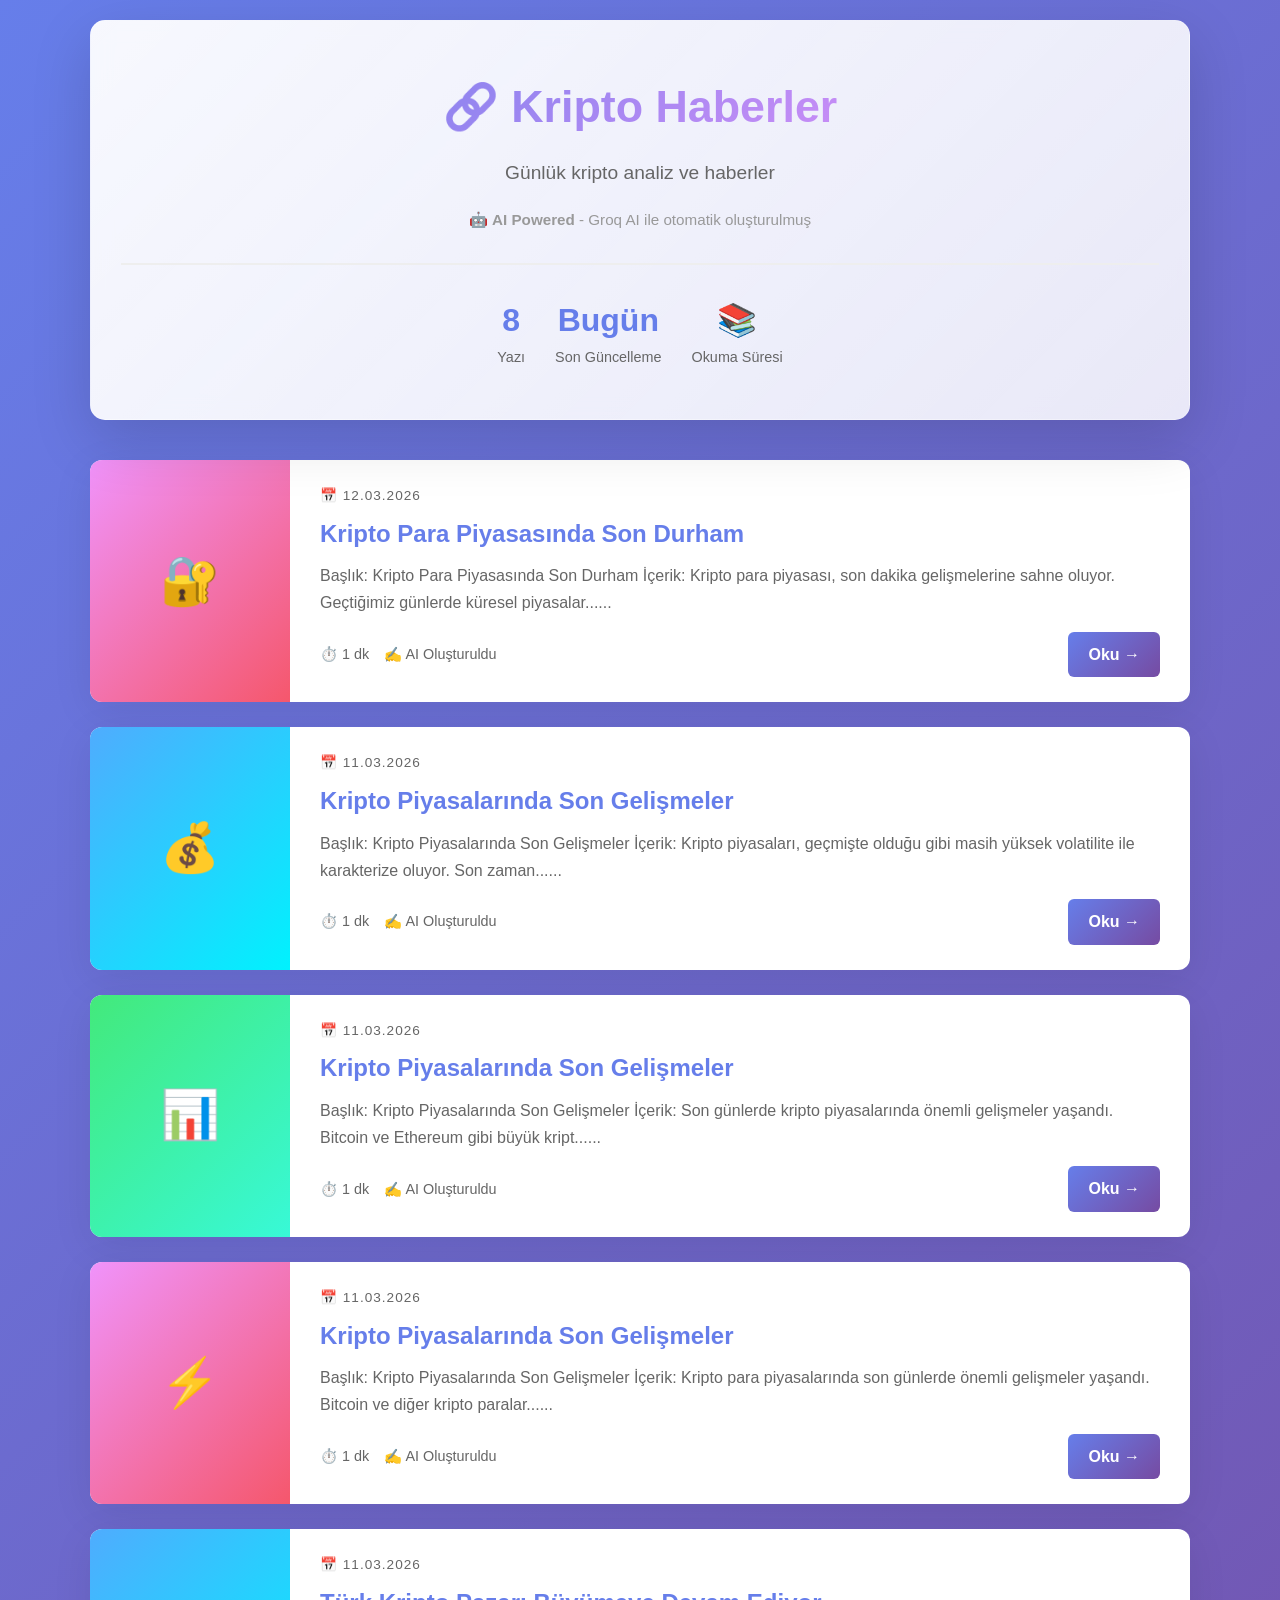
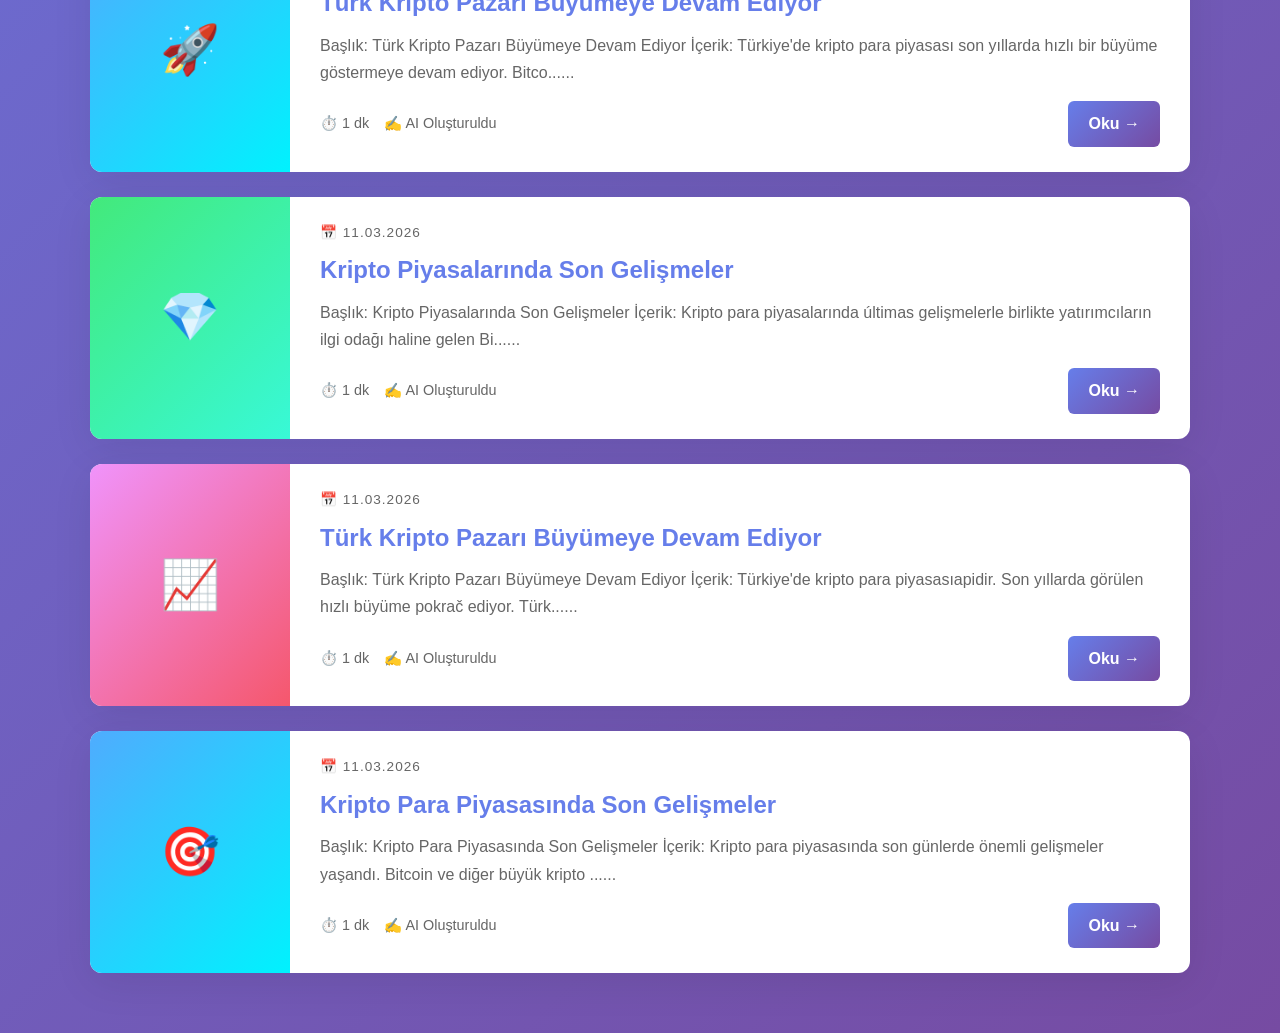
<file: index.html>
<!DOCTYPE html>
<html lang="tr">
<head>
    <meta charset="UTF-8">
    <meta name="viewport" content="width=device-width, initial-scale=1.0">
    <title>Kripto Haberler - uzmanmuzaffer</title>
    <link rel="stylesheet" href="style.css">
    <meta name="description" content="Günlük kripto haberleri ve analizler - AI tarafından oluşturulmuş">
    <meta property="og:title" content="Kripto Haberler">
    <meta property="og:description" content="Günlük kripto haberleri ve analizler">
    <meta property="og:type" content="website">
</head>
<body>
    <div class="container">
        <header>
            <h1>🔗 Kripto Haberler</h1>
            <p class="subtitle">Günlük kripto analiz ve haberler</p>
            <p style="color: #999; font-size: 0.95em; margin-top: 15px;">
                🤖 <strong>AI Powered</strong> - Groq AI ile otomatik oluşturulmuş
            </p>
            <div class="stats">
                <div class="stat">
                    <div class="stat-number" id="post-count">0</div>
                    <div class="stat-label">Yazı</div>
                </div>
                <div class="stat">
                    <div class="stat-number" id="update-time">--:--</div>
                    <div class="stat-label">Son Güncelleme</div>
                </div>
                <div class="stat">
                    <div class="stat-number">📚</div>
                    <div class="stat-label">Okuma Süresi</div>
                </div>
            </div>
        </header>

        <div class="posts-wrapper" id="posts-container">
            <div class="no-posts">
                <div class="no-posts-icon">📝</div>
                <p>Yazılar yükleniyor...</p>
            </div>
        </div>
    </div>

    <script>
        // İkonlar
        const icons = ['🔐', '💰', '📊', '⚡', '🚀', '💎', '📈', '🎯', '🌟', '💡'];
        
        // Okuma süresi hesapla
        function calculateReadTime(text) {
            const wordsPerMinute = 200;
            const words = text.split(/\s+/).length;
            const minutes = Math.ceil(words / wordsPerMinute);
            return minutes + ' dk';
        }

        // Posts yükle
        fetch('posts.json')
            .then(r => r.json())
            .then(posts => {
                const container = document.getElementById('posts-container');
                
                if (posts.length === 0) {
                    container.innerHTML = `
                        <div class="no-posts">
                            <div class="no-posts-icon">⏳</div>
                            <p>Henüz yazı yok. Yakında geliyor...</p>
                        </div>
                    `;
                    return;
                }

                // İstatistikleri güncelle
                document.getElementById('post-count').textContent = posts.length;
                
                // Son güncelleme zamanı
                if (posts.length > 0) {
                    const lastDate = posts[0].date;
                    document.getElementById('update-time').textContent = 'Bugün';
                }

                container.innerHTML = '';
                
                posts.forEach((post, index) => {
                    const icon = icons[index % icons.length];
                    const cardClass = `alt${(index % 3) + 1}`;
                    const readTime = calculateReadTime(post.content);
                    
                    const card = document.createElement('div');
                    card.className = 'post-card';
                    card.innerHTML = `
                        <div class="post-image ${cardClass}">${icon}</div>
                        <div class="post-content">
                            <div>
                                <div class="post-date">📅 ${post.date}</div>
                                <h2>${post.title}</h2>
                                <div class="post-preview">${post.preview || post.content.substring(0, 150)}...</div>
                            </div>
                            <div class="post-footer">
                                <div class="post-meta">
                                    <span>⏱️ ${readTime}</span>
                                    <span>✍️ AI Oluşturuldu</span>
                                </div>
                                <a href="${post.slug}.html" class="read-btn">Oku →</a>
                            </div>
                        </div>
                    `;
                    container.appendChild(card);
                });
            })
            .catch(e => {
                console.log('posts.json hatası:', e);
                document.getElementById('posts-container').innerHTML = `
                    <div class="no-posts">
                        <div class="no-posts-icon">⚠️</div>
                        <p>Hata: posts.json yüklenemedi</p>
                    </div>
                `;
            });
    </script>
</body>
</html>
</file>
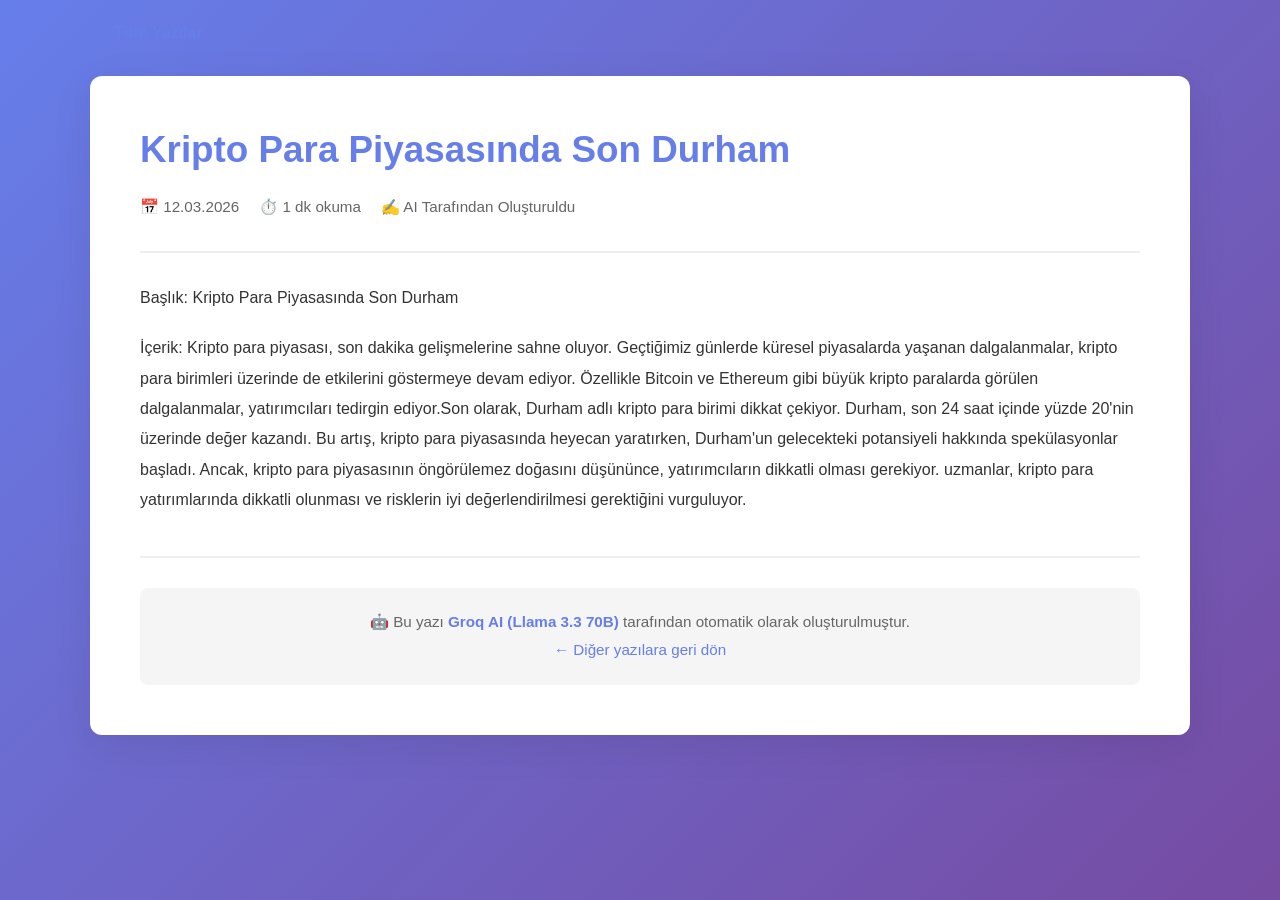
<file: kripto-para-piyasasında-son-durham.html>
<!DOCTYPE html>
<html lang="tr">
<head>
    <meta charset="UTF-8">
    <meta name="viewport" content="width=device-width, initial-scale=1.0">
    <title>Kripto Para Piyasasında Son Durham</title>
    <link rel="stylesheet" href="style.css">
    <meta name="description" content="Başlık: Kripto Para Piyasasında Son Durham

İçerik: Kripto para piyasası, son dakika gelişmelerine sahne oluyor. Geçtiğimiz günlerde küresel piyasalar...">
    <meta property="og:title" content="Kripto Para Piyasasında Son Durham">
    <meta property="og:description" content="Başlık: Kripto Para Piyasasında Son Durham

İçerik: Kripto para piyasası, son dakika gelişmelerine sahne oluyor. Geçtiğimiz günlerde küresel piyasalar...">
</head>
<body>
    <div class="container">
        <a href="index.html" class="back-link">Tüm Yazılar</a>
        
        <article>
            <h1>Kripto Para Piyasasında Son Durham</h1>
            <div class="article-meta">
                <span>📅 12.03.2026</span>
                <span>⏱️ 1 dk okuma</span>
                <span>✍️ AI Tarafından Oluşturuldu</span>
            </div>
            
            <div class="article-content">
                <p>Başlık: Kripto Para Piyasasında Son Durham</p><p>İçerik: Kripto para piyasası, son dakika gelişmelerine sahne oluyor. Geçtiğimiz günlerde küresel piyasalarda yaşanan dalgalanmalar, kripto para birimleri üzerinde de etkilerini göstermeye devam ediyor. Özellikle Bitcoin ve Ethereum gibi büyük kripto paralarda görülen dalgalanmalar, yatırımcıları tedirgin ediyor.Son olarak, Durham adlı kripto para birimi dikkat çekiyor. Durham, son 24 saat içinde yüzde 20'nin üzerinde değer kazandı. Bu artış, kripto para piyasasında heyecan yaratırken, Durham'un gelecekteki potansiyeli hakkında spekülasyonlar başladı. Ancak, kripto para piyasasının öngörülemez doğasını düşününce, yatırımcıların dikkatli olması gerekiyor. uzmanlar, kripto para yatırımlarında dikkatli olunması ve risklerin iyi değerlendirilmesi gerektiğini vurguluyor.</p>
            </div>

            <hr style="margin-top: 40px; border: none; border-top: 2px solid #eee;">
            
            <div style="margin-top: 30px; padding: 20px; background: #f5f5f5; border-radius: 8px; text-align: center;">
                <p style="color: #666; font-size: 0.95em; margin: 0;">
                    🤖 Bu yazı <strong>Groq AI (Llama 3.3 70B)</strong> tarafından otomatik olarak oluşturulmuştur.<br>
                    <a href="index.html" style="color: #667eea; text-decoration: none;">← Diğer yazılara geri dön</a>
                </p>
            </div>
        </article>
    </div>
</body>
</html>
</file>
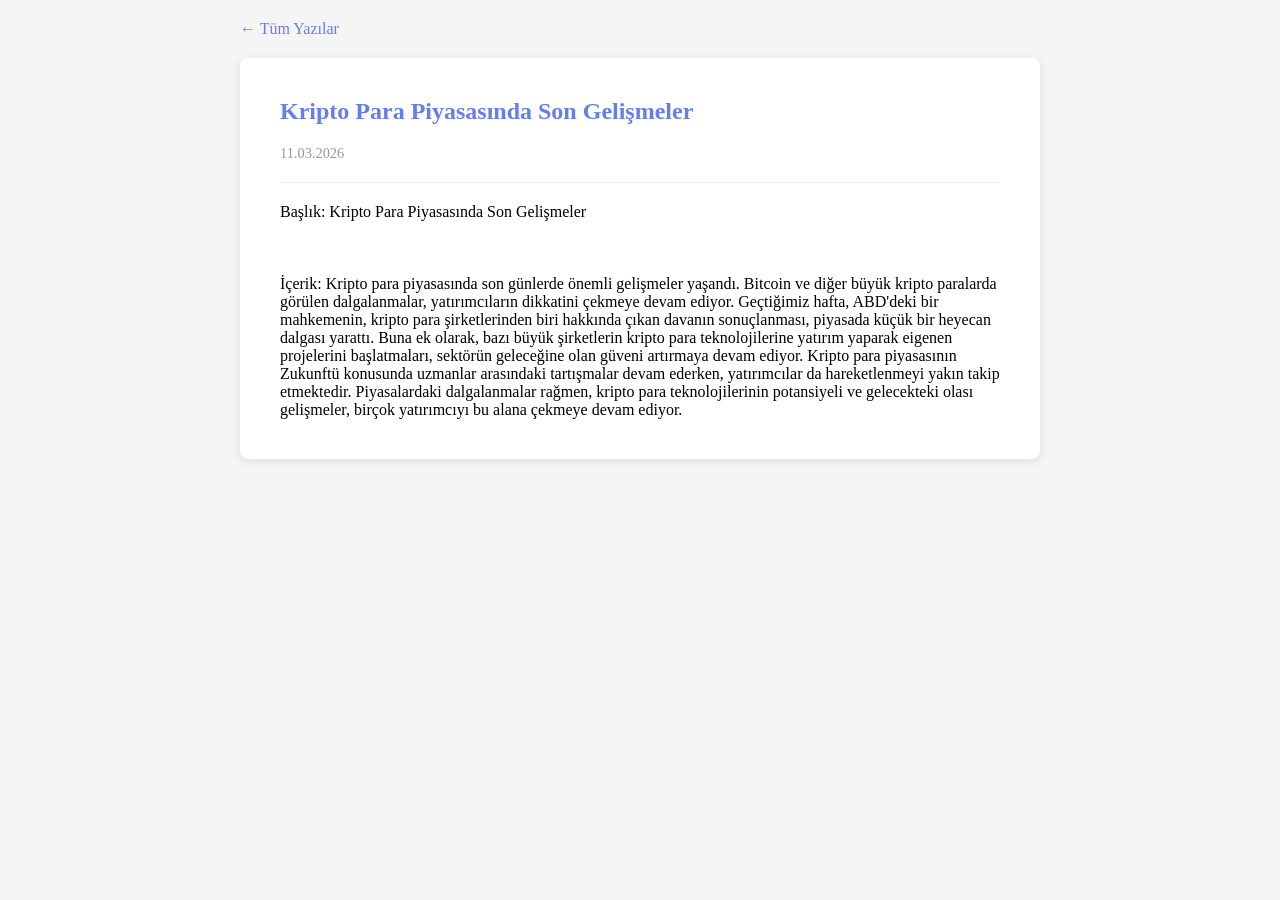
<file: kripto-para-piyasasında-son-gelişmeler.html>
<!DOCTYPE html>
<html lang="tr">
<head>
    <meta charset="UTF-8">
    <meta name="viewport" content="width=device-width, initial-scale=1.0">
    <title>Kripto Para Piyasasında Son Gelişmeler</title>
    <style>
        body { font-family: -apple-system; max-width: 800px; margin: 0 auto; padding: 20px; background: #f5f5f5; }
        article { background: white; padding: 40px; border-radius: 8px; box-shadow: 0 2px 10px rgba(0,0,0,0.1); }
        h1 { color: #667eea; margin-top: 0; }
        .meta { color: #999; font-size: 0.9em; margin-bottom: 20px; border-bottom: 1px solid #eee; padding-bottom: 20px; }
        .back { margin-bottom: 20px; }
        a { color: #667eea; text-decoration: none; }
        a:hover { text-decoration: underline; }
        p { margin-bottom: 15px; line-height: 1.8; }
    </style>
</head>
<body>
    <div class="back"><a href="index.html">← Tüm Yazılar</a></div>
    <article>
        <h1>Kripto Para Piyasasında Son Gelişmeler</h1>
        <div class="meta">11.03.2026</div>
        <div class="content">
            Başlık: Kripto Para Piyasasında Son Gelişmeler<br><br><br><br>İçerik: Kripto para piyasasında son günlerde önemli gelişmeler yaşandı. Bitcoin ve diğer büyük kripto paralarda görülen dalgalanmalar, yatırımcıların dikkatini çekmeye devam ediyor. Geçtiğimiz hafta, ABD'deki bir mahkemenin, kripto para şirketlerinden biri hakkında çıkan davanın sonuçlanması, piyasada küçük bir heyecan dalgası yarattı. Buna ek olarak, bazı büyük şirketlerin kripto para teknolojilerine yatırım yaparak eigenen projelerini başlatmaları, sektörün geleceğine olan güveni artırmaya devam ediyor. Kripto para piyasasının Zukunftü konusunda uzmanlar arasındaki tartışmalar devam ederken, yatırımcılar da hareketlenmeyi yakın takip etmektedir. Piyasalardaki dalgalanmalar rağmen, kripto para teknolojilerinin potansiyeli ve gelecekteki olası gelişmeler, birçok yatırımcıyı bu alana çekmeye devam ediyor.
        </div>
    </article>
</body>
</html>
</file>
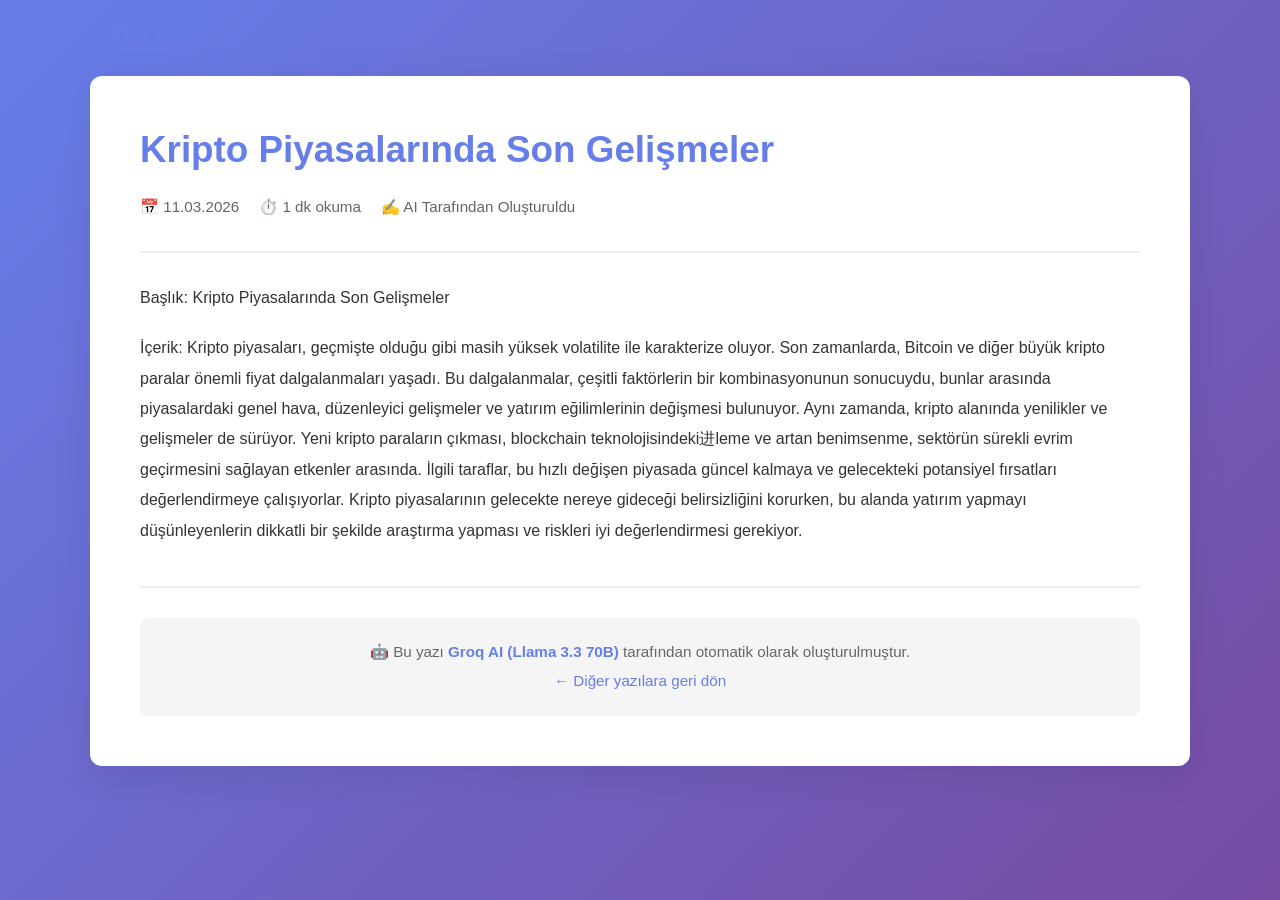
<file: kripto-piyasalarında-son-gelişmeler.html>
<!DOCTYPE html>
<html lang="tr">
<head>
    <meta charset="UTF-8">
    <meta name="viewport" content="width=device-width, initial-scale=1.0">
    <title>Kripto Piyasalarında Son Gelişmeler</title>
    <link rel="stylesheet" href="style.css">
    <meta name="description" content="Başlık: Kripto Piyasalarında Son Gelişmeler

İçerik: Kripto piyasaları, geçmişte olduğu gibi masih yüksek volatilite ile karakterize oluyor. Son zaman...">
    <meta property="og:title" content="Kripto Piyasalarında Son Gelişmeler">
    <meta property="og:description" content="Başlık: Kripto Piyasalarında Son Gelişmeler

İçerik: Kripto piyasaları, geçmişte olduğu gibi masih yüksek volatilite ile karakterize oluyor. Son zaman...">
</head>
<body>
    <div class="container">
        <a href="index.html" class="back-link">Tüm Yazılar</a>
        
        <article>
            <h1>Kripto Piyasalarında Son Gelişmeler</h1>
            <div class="article-meta">
                <span>📅 11.03.2026</span>
                <span>⏱️ 1 dk okuma</span>
                <span>✍️ AI Tarafından Oluşturuldu</span>
            </div>
            
            <div class="article-content">
                <p>Başlık: Kripto Piyasalarında Son Gelişmeler</p><p>İçerik: Kripto piyasaları, geçmişte olduğu gibi masih yüksek volatilite ile karakterize oluyor. Son zamanlarda, Bitcoin ve diğer büyük kripto paralar önemli fiyat dalgalanmaları yaşadı. Bu dalgalanmalar, çeşitli faktörlerin bir kombinasyonunun sonucuydu, bunlar arasında piyasalardaki genel hava, düzenleyici gelişmeler ve yatırım eğilimlerinin değişmesi bulunuyor. Aynı zamanda, kripto alanında yenilikler ve gelişmeler de sürüyor. Yeni kripto paraların çıkması, blockchain teknolojisindeki进leme ve artan benimsenme, sektörün sürekli evrim geçirmesini sağlayan etkenler arasında. İlgili taraflar, bu hızlı değişen piyasada güncel kalmaya ve gelecekteki potansiyel fırsatları değerlendirmeye çalışıyorlar. Kripto piyasalarının gelecekte nereye gideceği belirsizliğini korurken, bu alanda yatırım yapmayı düşünleyenlerin dikkatli bir şekilde araştırma yapması ve riskleri iyi değerlendirmesi gerekiyor.</p>
            </div>

            <hr style="margin-top: 40px; border: none; border-top: 2px solid #eee;">
            
            <div style="margin-top: 30px; padding: 20px; background: #f5f5f5; border-radius: 8px; text-align: center;">
                <p style="color: #666; font-size: 0.95em; margin: 0;">
                    🤖 Bu yazı <strong>Groq AI (Llama 3.3 70B)</strong> tarafından otomatik olarak oluşturulmuştur.<br>
                    <a href="index.html" style="color: #667eea; text-decoration: none;">← Diğer yazılara geri dön</a>
                </p>
            </div>
        </article>
    </div>
</body>
</html>
</file>
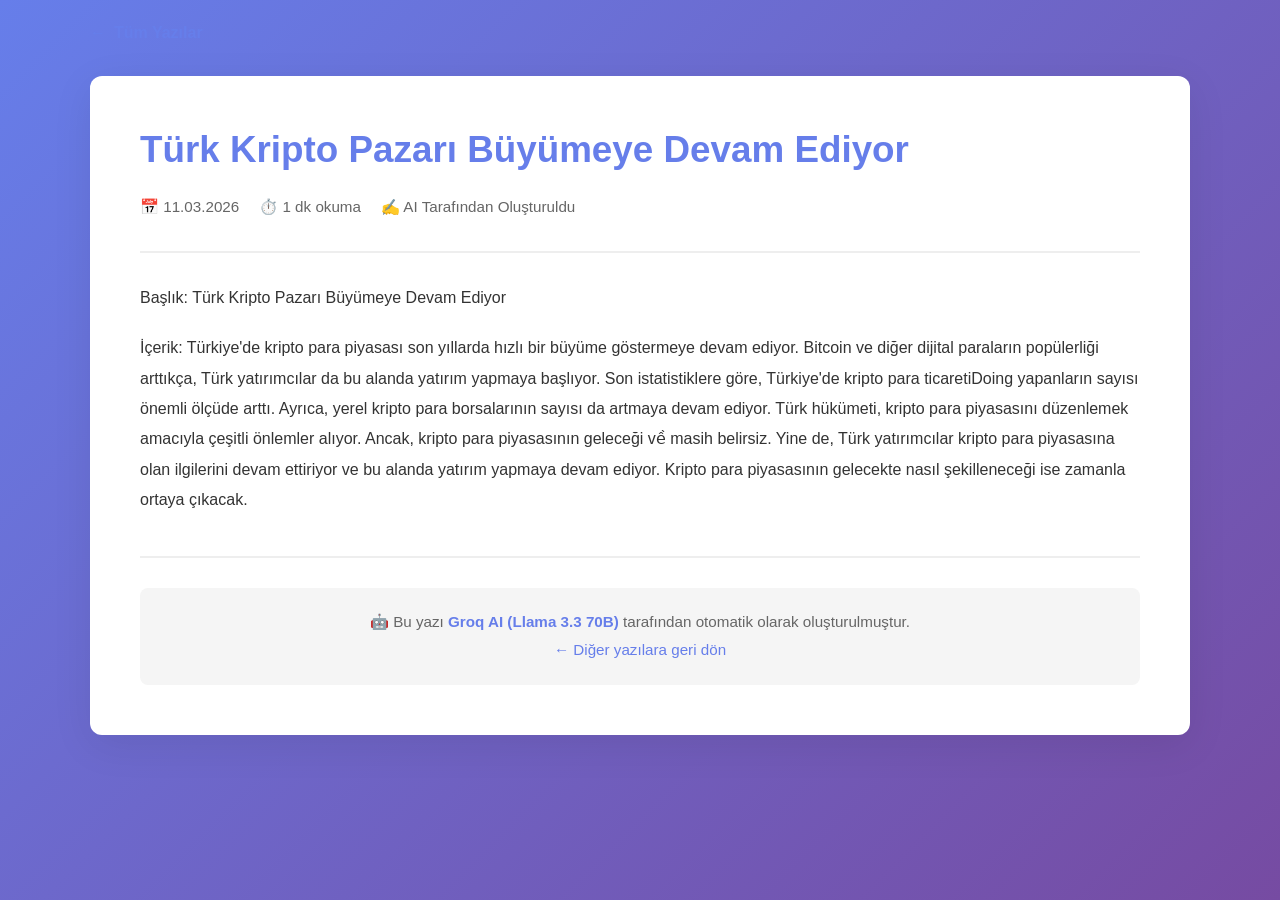
<file: türk-kripto-pazarı-büyümeye-devam-ediyor.html>
<!DOCTYPE html>
<html lang="tr">
<head>
    <meta charset="UTF-8">
    <meta name="viewport" content="width=device-width, initial-scale=1.0">
    <title>Türk Kripto Pazarı Büyümeye Devam Ediyor</title>
    <link rel="stylesheet" href="style.css">
    <meta name="description" content="Başlık: Türk Kripto Pazarı Büyümeye Devam Ediyor

İçerik: Türkiye'de kripto para piyasası son yıllarda hızlı bir büyüme göstermeye devam ediyor. Bitco...">
    <meta property="og:title" content="Türk Kripto Pazarı Büyümeye Devam Ediyor">
    <meta property="og:description" content="Başlık: Türk Kripto Pazarı Büyümeye Devam Ediyor

İçerik: Türkiye'de kripto para piyasası son yıllarda hızlı bir büyüme göstermeye devam ediyor. Bitco...">
</head>
<body>
    <div class="container">
        <a href="index.html" class="back-link">Tüm Yazılar</a>
        
        <article>
            <h1>Türk Kripto Pazarı Büyümeye Devam Ediyor</h1>
            <div class="article-meta">
                <span>📅 11.03.2026</span>
                <span>⏱️ 1 dk okuma</span>
                <span>✍️ AI Tarafından Oluşturuldu</span>
            </div>
            
            <div class="article-content">
                <p>Başlık: Türk Kripto Pazarı Büyümeye Devam Ediyor</p><p>İçerik: Türkiye'de kripto para piyasası son yıllarda hızlı bir büyüme göstermeye devam ediyor. Bitcoin ve diğer dijital paraların popülerliği arttıkça, Türk yatırımcılar da bu alanda yatırım yapmaya başlıyor. Son istatistiklere göre, Türkiye'de kripto para ticaretiDoing yapanların sayısı önemli ölçüde arttı. Ayrıca, yerel kripto para borsalarının sayısı da artmaya devam ediyor. Türk hükümeti, kripto para piyasasını düzenlemek amacıyla çeşitli önlemler alıyor. Ancak, kripto para piyasasının geleceği về masih belirsiz. Yine de, Türk yatırımcılar kripto para piyasasına olan ilgilerini devam ettiriyor ve bu alanda yatırım yapmaya devam ediyor. Kripto para piyasasının gelecekte nasıl şekilleneceği ise zamanla ortaya çıkacak.</p>
            </div>

            <hr style="margin-top: 40px; border: none; border-top: 2px solid #eee;">
            
            <div style="margin-top: 30px; padding: 20px; background: #f5f5f5; border-radius: 8px; text-align: center;">
                <p style="color: #666; font-size: 0.95em; margin: 0;">
                    🤖 Bu yazı <strong>Groq AI (Llama 3.3 70B)</strong> tarafından otomatik olarak oluşturulmuştur.<br>
                    <a href="index.html" style="color: #667eea; text-decoration: none;">← Diğer yazılara geri dön</a>
                </p>
            </div>
        </article>
    </div>
</body>
</html>
</file>
<file: style.css>
* {
    margin: 0;
    padding: 0;
    box-sizing: border-box;
}

:root {
    --primary: #667eea;
    --primary-dark: #764ba2;
    --secondary: #f093fb;
    --dark: #1a1a2e;
    --light: #f5f5f5;
    --white: #ffffff;
    --text: #333333;
    --text-light: #666666;
    --border: #eeeeee;
    --success: #10b981;
    --warning: #f59e0b;
}

html {
    scroll-behavior: smooth;
}

body {
    font-family: -apple-system, BlinkMacSystemFont, 'Segoe UI', Roboto, 'Helvetica Neue', sans-serif;
    background: linear-gradient(135deg, var(--primary) 0%, var(--primary-dark) 100%);
    color: var(--text);
    line-height: 1.6;
    min-height: 100vh;
    padding: 20px;
}

/* Header */
header {
    background: linear-gradient(135deg, rgba(255,255,255,0.95) 0%, rgba(255,255,255,0.85) 100%);
    padding: 50px 30px;
    border-radius: 15px;
    box-shadow: 0 20px 60px rgba(0,0,0,0.15);
    margin-bottom: 40px;
    text-align: center;
    backdrop-filter: blur(10px);
    border: 1px solid rgba(255,255,255,0.2);
}

header h1 {
    color: var(--primary);
    margin-bottom: 15px;
    font-size: 2.8em;
    background: linear-gradient(135deg, var(--primary), var(--secondary));
    -webkit-background-clip: text;
    -webkit-text-fill-color: transparent;
    background-clip: text;
}

header .subtitle {
    color: var(--text-light);
    font-size: 1.2em;
    margin-bottom: 20px;
}

header .stats {
    display: flex;
    justify-content: center;
    gap: 30px;
    margin-top: 30px;
    padding-top: 30px;
    border-top: 2px solid var(--border);
}

.stat {
    text-align: center;
}

.stat-number {
    font-size: 2em;
    font-weight: bold;
    color: var(--primary);
}

.stat-label {
    color: var(--text-light);
    font-size: 0.9em;
}

/* Container */
.container {
    max-width: 1100px;
    margin: 0 auto;
}

/* Posts Grid */
.posts-wrapper {
    display: grid;
    grid-template-columns: 1fr;
    gap: 25px;
    margin-bottom: 40px;
}

.post-card {
    background: white;
    border-radius: 12px;
    box-shadow: 0 10px 40px rgba(0,0,0,0.08);
    transition: all 0.3s cubic-bezier(0.4, 0, 0.2, 1);
    overflow: hidden;
    display: grid;
    grid-template-columns: 200px 1fr;
}

.post-card:hover {
    transform: translateY(-8px);
    box-shadow: 0 20px 60px rgba(102, 126, 234, 0.2);
}

.post-image {
    background: linear-gradient(135deg, var(--primary), var(--secondary));
    display: flex;
    align-items: center;
    justify-content: center;
    font-size: 3em;
    overflow: hidden;
}

.post-image.alt1 {
    background: linear-gradient(135deg, #f093fb, #f5576c);
}

.post-image.alt2 {
    background: linear-gradient(135deg, #4facfe, #00f2fe);
}

.post-image.alt3 {
    background: linear-gradient(135deg, #43e97b, #38f9d7);
}

.post-content {
    padding: 25px 30px;
    display: flex;
    flex-direction: column;
    justify-content: space-between;
}

.post-date {
    color: var(--text-light);
    font-size: 0.85em;
    text-transform: uppercase;
    letter-spacing: 1px;
    margin-bottom: 10px;
}

.post-card h2 {
    color: var(--primary);
    margin-bottom: 12px;
    font-size: 1.5em;
    line-height: 1.4;
}

.post-preview {
    color: var(--text-light);
    margin-bottom: 15px;
    line-height: 1.7;
}

.post-footer {
    display: flex;
    justify-content: space-between;
    align-items: center;
}

.post-meta {
    display: flex;
    gap: 15px;
    font-size: 0.9em;
    color: var(--text-light);
}

.read-btn {
    background: linear-gradient(135deg, var(--primary), var(--primary-dark));
    color: white;
    text-decoration: none;
    padding: 10px 20px;
    border-radius: 6px;
    font-weight: 600;
    transition: all 0.3s;
    display: inline-block;
    white-space: nowrap;
}

.read-btn:hover {
    transform: translateX(5px);
    box-shadow: 0 10px 20px rgba(102, 126, 234, 0.3);
}

/* Article */
article {
    background: white;
    padding: 50px;
    border-radius: 12px;
    box-shadow: 0 10px 40px rgba(0,0,0,0.08);
    line-height: 1.8;
}

article h1 {
    color: var(--primary);
    margin-bottom: 20px;
    font-size: 2.3em;
    line-height: 1.3;
}

article .article-meta {
    color: var(--text-light);
    font-size: 0.95em;
    padding-bottom: 30px;
    margin-bottom: 30px;
    border-bottom: 2px solid var(--border);
    display: flex;
    gap: 20px;
}

article p {
    margin-bottom: 20px;
    color: var(--text);
    line-height: 1.9;
}

article p strong {
    color: var(--primary);
}

article br {
    display: block;
    margin: 15px 0;
}

.back-link {
    display: inline-flex;
    align-items: center;
    color: var(--primary);
    text-decoration: none;
    font-weight: 600;
    margin-bottom: 30px;
    transition: all 0.3s;
}

.back-link:hover {
    transform: translateX(-5px);
}

.back-link::before {
    content: "← ";
    margin-right: 8px;
}

/* Empty State */
.no-posts {
    background: white;
    padding: 60px 40px;
    text-align: center;
    border-radius: 12px;
    box-shadow: 0 10px 40px rgba(0,0,0,0.08);
}

.no-posts-icon {
    font-size: 4em;
    margin-bottom: 20px;
}

.no-posts p {
    color: var(--text-light);
    font-size: 1.1em;
}

/* Responsive */
@media (max-width: 768px) {
    header {
        padding: 30px 20px;
    }

    header h1 {
        font-size: 2em;
    }

    .post-card {
        grid-template-columns: 1fr;
    }

    .post-image {
        min-height: 150px;
    }

    header .stats {
        flex-direction: column;
        gap: 15px;
    }

    article {
        padding: 25px;
    }

    article h1 {
        font-size: 1.8em;
    }
}

/* Animations */
@keyframes fadeIn {
    from {
        opacity: 0;
        transform: translateY(20px);
    }
    to {
        opacity: 1;
        transform: translateY(0);
    }
}

.post-card {
    animation: fadeIn 0.6s ease-out;
}

.post-card:nth-child(2) {
    animation-delay: 0.1s;
}

.post-card:nth-child(3) {
    animation-delay: 0.2s;
}

.post-card:nth-child(4) {
    animation-delay: 0.3s;
}

/* Scrollbar */
::-webkit-scrollbar {
    width: 10px;
}

::-webkit-scrollbar-track {
    background: rgba(0,0,0,0.1);
}

::-webkit-scrollbar-thumb {
    background: var(--primary);
    border-radius: 5px;
}

::-webkit-scrollbar-thumb:hover {
    background: var(--primary-dark);
}
</file>
